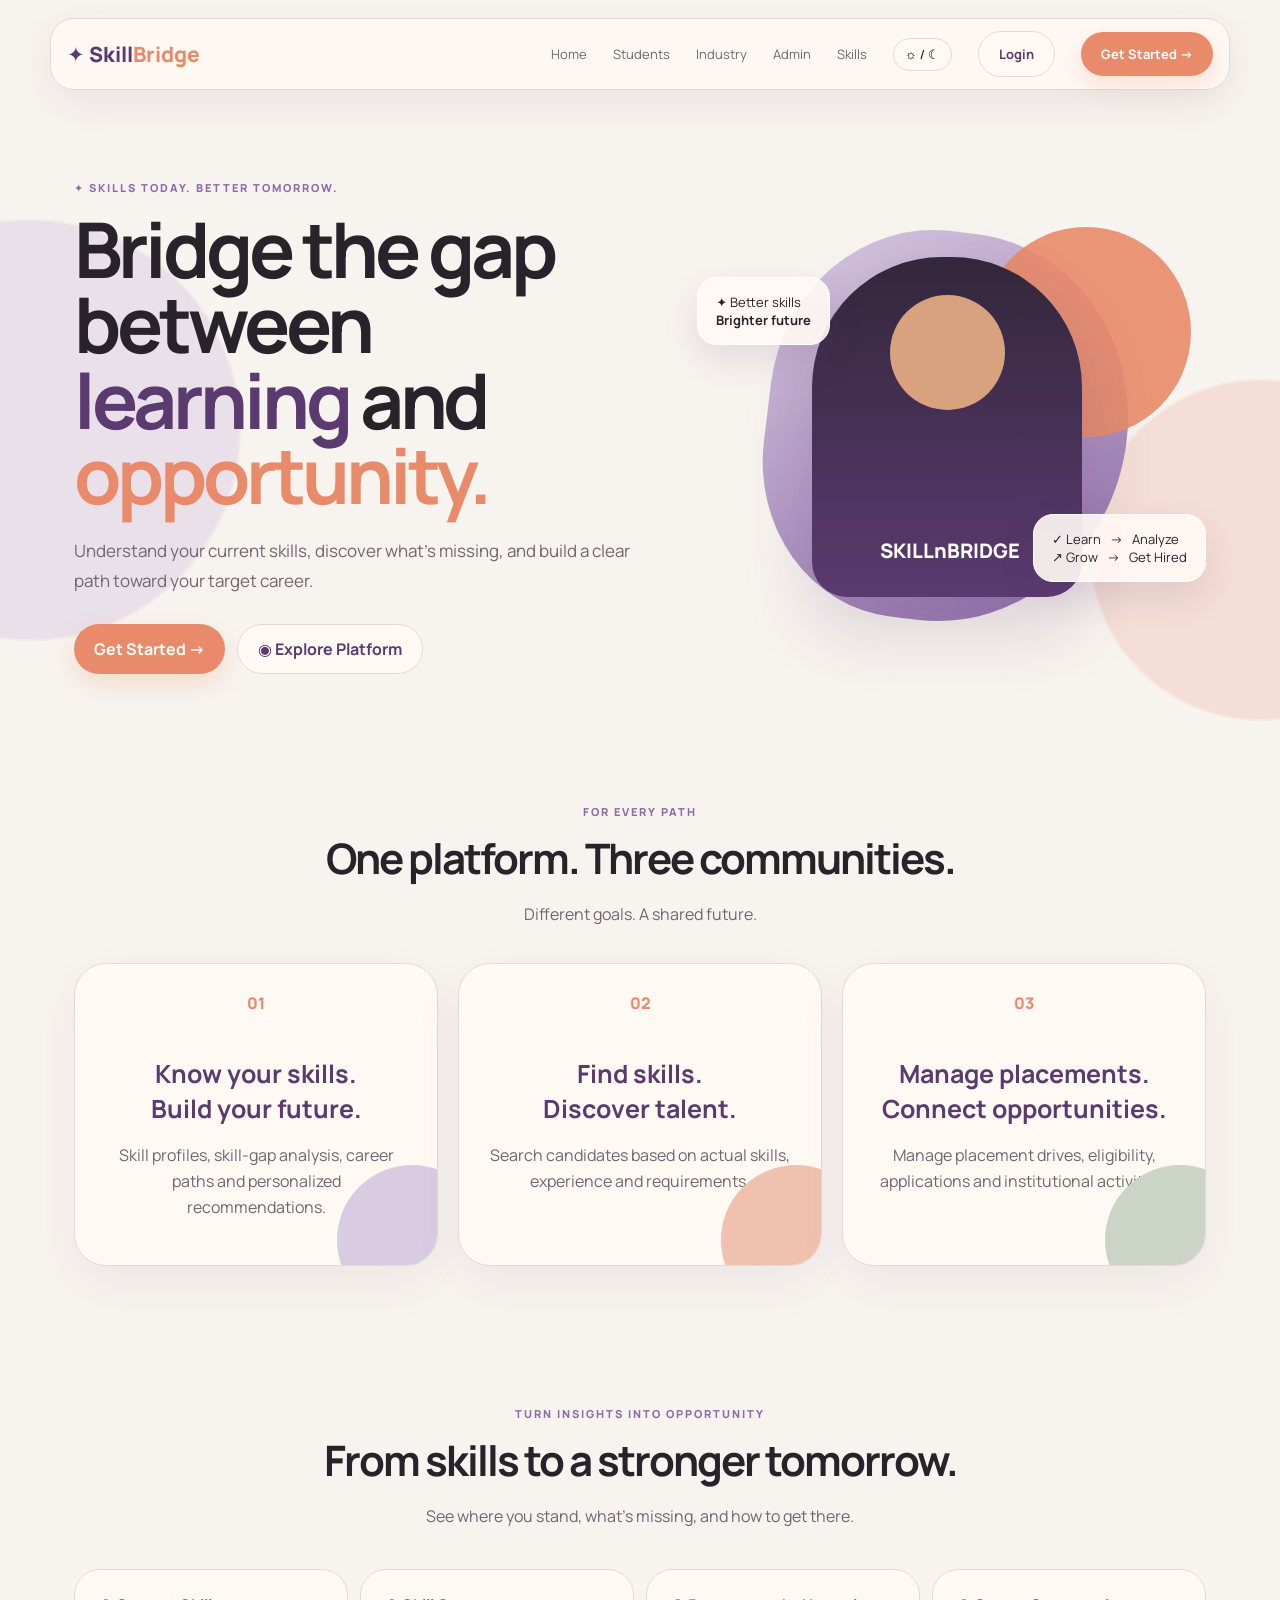
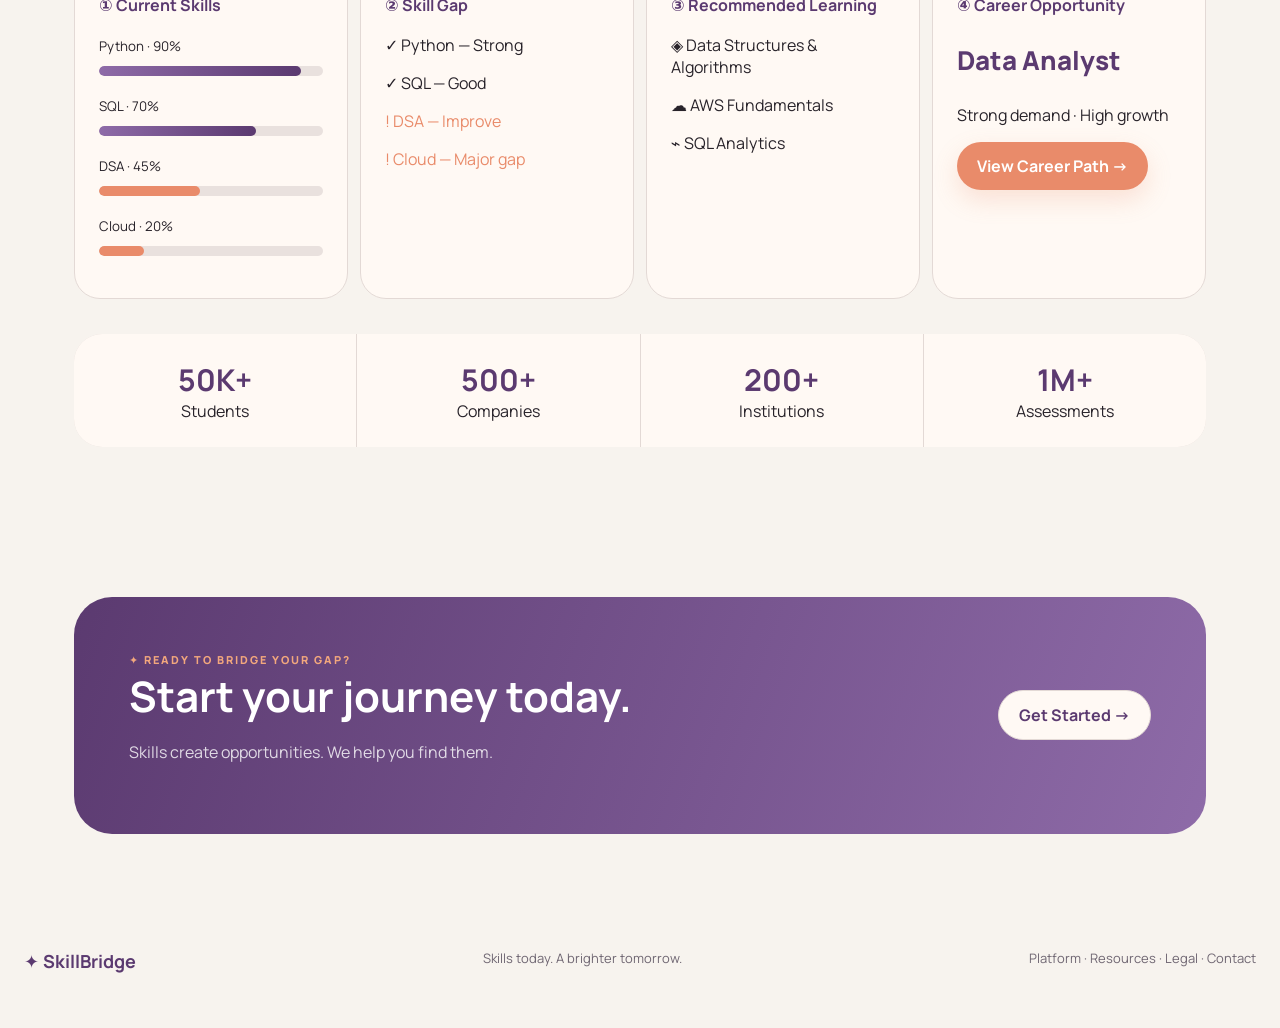
<file: frontend/index.html>
<!doctype html>
<html lang="en">
<head>
<meta charset="utf-8">
<meta name="viewport" content="width=device-width,initial-scale=1">
<title>SkillBridge — UI Preview</title>
<style>
@import url('https://fonts.googleapis.com/css2?family=Manrope:wght@400;500;600;700;800&display=swap');
:root{
 --bg:#f7f3ee;--surface:#fff9f4;--plum:#5b3a70;--mauve:#8e6ba8;--coral:#e98b6a;
 --beige:#e8ddd4;--sage:#a8b5a0;--text:#28232a;--muted:#6f6672;--border:#e3d9d5;
}
*{box-sizing:border-box}html{scroll-behavior:smooth}body{margin:0;background:var(--bg);color:var(--text);font-family:Manrope,system-ui,sans-serif}
body:before,body:after{content:"";position:fixed;z-index:-1;border-radius:50%;filter:blur(1px);opacity:.45}
body:before{width:420px;height:420px;background:#d9cbe2;left:-180px;top:220px}
body:after{width:340px;height:340px;background:#f2c6b7;right:-150px;bottom:180px}
.nav{position:sticky;top:18px;z-index:10;width:min(1180px,calc(100% - 32px));margin:18px auto 0;padding:12px 16px;border:1px solid var(--border);border-radius:24px;background:#fff9f4cc;backdrop-filter:blur(18px);box-shadow:0 12px 40px #5b3a7015;display:flex;align-items:center;gap:26px}
.logo{font-size:21px;font-weight:800;color:var(--plum);margin-right:auto}.logo span{color:var(--coral)}
.nav a{font-size:13px;color:var(--muted);text-decoration:none}.nav a:hover{color:var(--plum)}
.theme{border:1px solid var(--border);background:#fff9f4;border-radius:99px;padding:8px 11px;cursor:pointer}
.btn{display:inline-flex;align-items:center;gap:8px;border:0;border-radius:999px;padding:13px 20px;font-weight:700;text-decoration:none;cursor:pointer;transition:.25s}
.btn.primary{background:var(--coral);color:white;box-shadow:0 10px 24px #e98b6a38}.btn.secondary{background:#fff9f4;color:var(--plum);border:1px solid var(--border)}
.btn:hover{transform:translateY(-3px)}
main{max-width:1180px;margin:auto}.hero{min-height:610px;display:grid;grid-template-columns:1.05fr .95fr;align-items:center;gap:40px;padding:90px 24px 60px}
.eyebrow{color:var(--mauve);font-size:11px;letter-spacing:2px;font-weight:800}.hero h1{font-size:clamp(48px,6vw,78px);line-height:.98;letter-spacing:-4px;margin:16px 0 24px}.hero h1 .p{color:var(--plum)}.hero h1 .c{color:var(--coral)}
.hero p{font-size:17px;line-height:1.75;color:var(--muted);max-width:590px}.actions{display:flex;gap:12px;margin-top:28px}.hero-art{height:450px;position:relative;display:grid;place-items:center}
.blob{width:360px;height:390px;border-radius:48% 52% 56% 44%;background:linear-gradient(145deg,#d9cbe2,#8e6ba8);transform:rotate(7deg);position:absolute}
.blob2{width:210px;height:210px;border-radius:50%;background:#e98b6a;position:absolute;right:15px;top:25px;opacity:.9}.person{width:270px;height:340px;border-radius:130px 130px 35px 35px;background:linear-gradient(#33273b,#5b3a70);position:relative;z-index:2;box-shadow:0 30px 70px #5b3a7030}
.person:before{content:"";position:absolute;width:115px;height:115px;border-radius:50%;background:#d9a27f;left:78px;top:38px}.person:after{content:"SKILL\nBRIDGE";white-space:pre;position:absolute;left:68px;bottom:35px;color:#fff;font-size:20px;font-weight:800;line-height:1.1}
.float{position:absolute;background:#fff9f4e8;border:1px solid #fff;box-shadow:0 15px 35px #5b3a7020;border-radius:20px;padding:15px 18px;font-size:13px;z-index:3}.f1{left:10px;top:75px}.f2{right:0;bottom:70px}.section{padding:70px 24px}.center{text-align:center}.section h2{font-size:42px;letter-spacing:-2px;margin:10px 0}.sub{color:var(--muted)}
.cards{display:grid;grid-template-columns:repeat(3,1fr);gap:20px;margin-top:38px}.card{min-height:260px;padding:28px;border:1px solid var(--border);border-radius:32px;background:var(--surface);box-shadow:0 18px 50px #5b3a7010;transition:.3s;position:relative;overflow:hidden}.card:hover{transform:translateY(-8px);box-shadow:0 28px 60px #5b3a7020}.num{color:var(--coral);font-weight:800}.card h3{font-size:25px;margin:42px 0 10px;color:var(--plum)}.card p{color:var(--muted);line-height:1.65}.orb{position:absolute;width:150px;height:150px;border-radius:50%;right:-50px;bottom:-50px;background:#d9cbe2}.card:nth-child(2) .orb{background:#f1c1b0}.card:nth-child(3) .orb{background:#cbd4c6}
.flow{margin-top:42px;display:grid;grid-template-columns:repeat(4,1fr);gap:12px;align-items:stretch}.flowcard{padding:24px;border-radius:26px;background:#fff9f4;border:1px solid var(--border)}.flowcard h4{color:var(--plum);margin:0 0 18px}.bar{height:10px;background:#e9e1de;border-radius:99px;overflow:hidden;margin:10px 0 18px}.bar i{display:block;height:100%;border-radius:99px;background:linear-gradient(90deg,var(--mauve),var(--plum));animation:grow 1.2s ease both}.bar.coral i{background:var(--coral)}@keyframes grow{from{width:0}}
.stats{display:grid;grid-template-columns:repeat(4,1fr);gap:1px;background:var(--border);border-radius:28px;overflow:hidden;margin-top:35px}.stat{padding:25px;text-align:center;background:#fff9f4}.stat b{display:block;font-size:30px;color:var(--plum)}.cta{margin:80px 24px;padding:55px;border-radius:38px;background:linear-gradient(110deg,#5b3a70,#8e6ba8);color:white;display:flex;align-items:center;justify-content:space-between;gap:30px;overflow:hidden}.cta h2{font-size:42px;margin:0 0 10px}.cta p{opacity:.8}.footer{padding:35px 24px 55px;display:flex;justify-content:space-between;color:var(--muted);font-size:13px}
.dark{--bg:#151219;--surface:#211b24;--plum:#b794c7;--mauve:#9a7fb3;--coral:#f2a77d;--beige:#cbb9ad;--sage:#8fa58b;--text:#f7f1f5;--muted:#b9afba;--border:#3b323f}
.dark .nav,.dark .theme,.dark .btn.secondary,.dark .float,.dark .flowcard,.dark .stat{background:#211b24dd}.dark .nav{border-color:var(--border)}.dark .card{background:#211b24}.dark .stats{background:var(--border)}.dark .cta{background:linear-gradient(110deg,#35233e,#5b3a70)}
@media(max-width:800px){.nav a{display:none}.hero{grid-template-columns:1fr;padding-top:65px}.hero-art{height:380px}.cards,.flow{grid-template-columns:1fr}.stats{grid-template-columns:1fr 1fr}.cta{margin:50px 24px;display:block}.cta .btn{margin-top:20px}.footer{display:block}.footer div{margin-top:10px}}
</style>
</head>
<body>
<nav class="nav">
  <div class="logo">✦ Skill<span>Bridge</span></div>
  <a href="#home">Home</a><a href="/pages/student/dashboard.html">Students</a><a href="/pages/industry/jobs.html">Industry</a><a href="/pages/admin/dashboard.html">Admin</a><a href="#skills">Skills</a>
  <button class="theme" onclick="document.body.classList.toggle('dark')">☼ / ☾</button>
  <a class="btn secondary" href="/login">Login</a><a class="btn primary" href="/register">Get Started →</a>
</nav>
<main>
<section class="hero" id="home">
  <div>
    <div class="eyebrow">✦ SKILLS TODAY. BETTER TOMORROW.</div>
    <h1>Bridge the gap between <span class="p">learning</span> and <span class="c">opportunity.</span></h1>
    <p>Understand your current skills, discover what's missing, and build a clear path toward your target career.</p>
    <div class="actions"><a class="btn primary" href="/register">Get Started →</a><a class="btn secondary" href="#skills">◉ Explore Platform</a></div>
  </div>
  <div class="hero-art"><div class="blob"></div><div class="blob2"></div><div class="person"></div><div class="float f1">✦ Better skills<br><b>Brighter future</b></div><div class="float f2">✓ Learn &nbsp; → &nbsp; Analyze<br>↗ Grow &nbsp; → &nbsp; Get Hired</div></div>
</section>

<section class="section center" id="paths">
  <div class="eyebrow">FOR EVERY PATH</div><h2>One platform. Three communities.</h2><p class="sub">Different goals. A shared future.</p>
  <div class="cards">
    <article class="card"><div class="num">01</div><h3>Know your skills.<br>Build your future.</h3><p>Skill profiles, skill-gap analysis, career paths and personalized recommendations.</p><div class="orb"></div></article>
    <article class="card"><div class="num">02</div><h3>Find skills.<br>Discover talent.</h3><p>Search candidates based on actual skills, experience and requirements.</p><div class="orb"></div></article>
    <article class="card"><div class="num">03</div><h3>Manage placements.<br>Connect opportunities.</h3><p>Manage placement drives, eligibility, applications and institutional activities.</p><div class="orb"></div></article>
  </div>
</section>

<section class="section" id="skills">
  <div class="center"><div class="eyebrow">TURN INSIGHTS INTO OPPORTUNITY</div><h2>From skills to a stronger tomorrow.</h2><p class="sub">See where you stand, what's missing, and how to get there.</p></div>
  <div class="flow">
    <div class="flowcard"><h4>① Current Skills</h4><small>Python · 90%</small><div class="bar"><i style="width:90%"></i></div><small>SQL · 70%</small><div class="bar"><i style="width:70%"></i></div><small>DSA · 45%</small><div class="bar coral"><i style="width:45%"></i></div><small>Cloud · 20%</small><div class="bar coral"><i style="width:20%"></i></div></div>
    <div class="flowcard"><h4>② Skill Gap</h4><p>✓ Python — Strong</p><p>✓ SQL — Good</p><p style="color:var(--coral)">! DSA — Improve</p><p style="color:var(--coral)">! Cloud — Major gap</p></div>
    <div class="flowcard"><h4>③ Recommended Learning</h4><p>◈ Data Structures & Algorithms</p><p>☁ AWS Fundamentals</p><p>⌁ SQL Analytics</p></div>
    <div class="flowcard"><h4>④ Career Opportunity</h4><p style="font-size:26px;color:var(--plum);font-weight:800">Data Analyst</p><p>Strong demand · High growth</p><a class="btn primary" href="/pages/student/why-not-selected.html">View Career Path →</a></div>
  </div>
  <div class="stats"><div class="stat"><b>50K+</b>Students</div><div class="stat"><b>500+</b>Companies</div><div class="stat"><b>200+</b>Institutions</div><div class="stat"><b>1M+</b>Assessments</div></div>
</section>

<section class="cta"><div><div class="eyebrow" style="color:#f2a77d">✦ READY TO BRIDGE YOUR GAP?</div><h2>Start your journey today.</h2><p>Skills create opportunities. We help you find them.</p></div><a class="btn secondary" href="/register">Get Started →</a></section>
</main>
<footer class="footer"><b style="color:var(--plum);font-size:18px">✦ SkillBridge</b><span>Skills today. A brighter tomorrow.</span><span>Platform · Resources · Legal · Contact</span></footer>
</body>
</html>
</file>
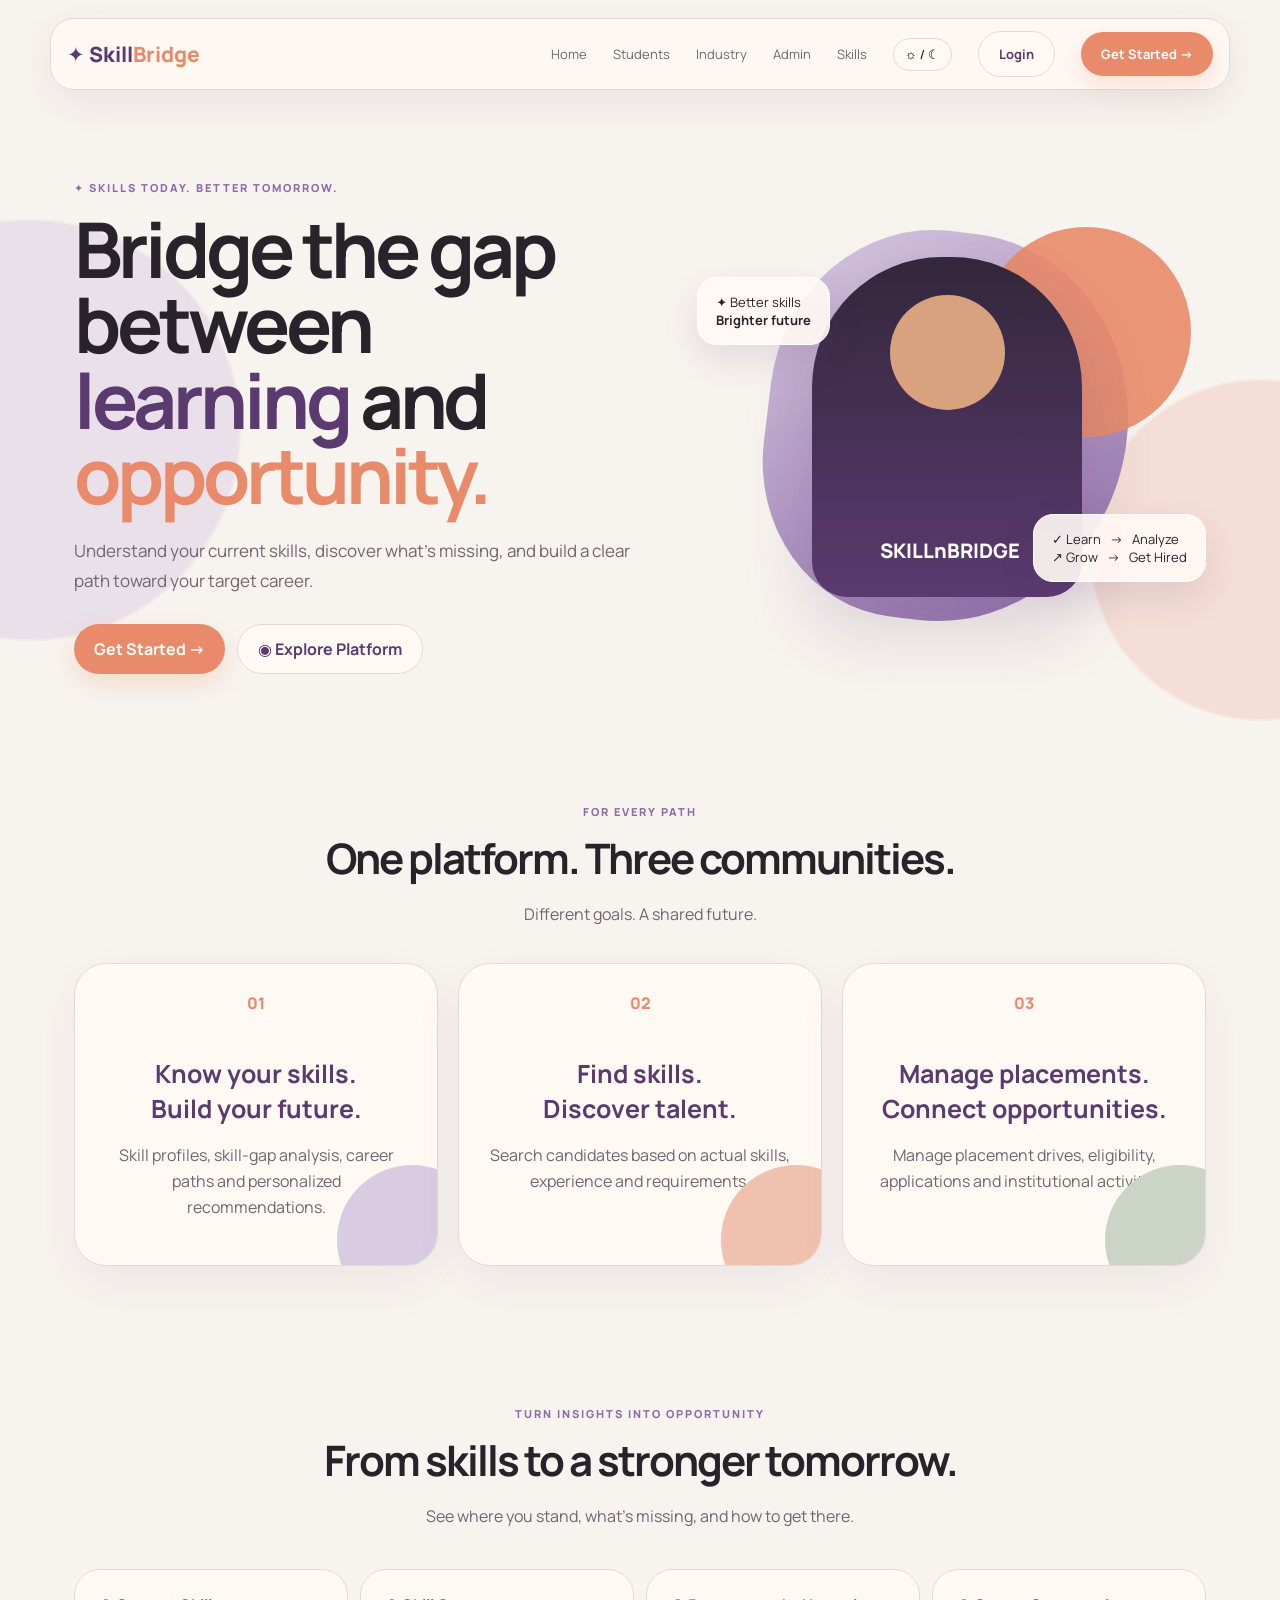
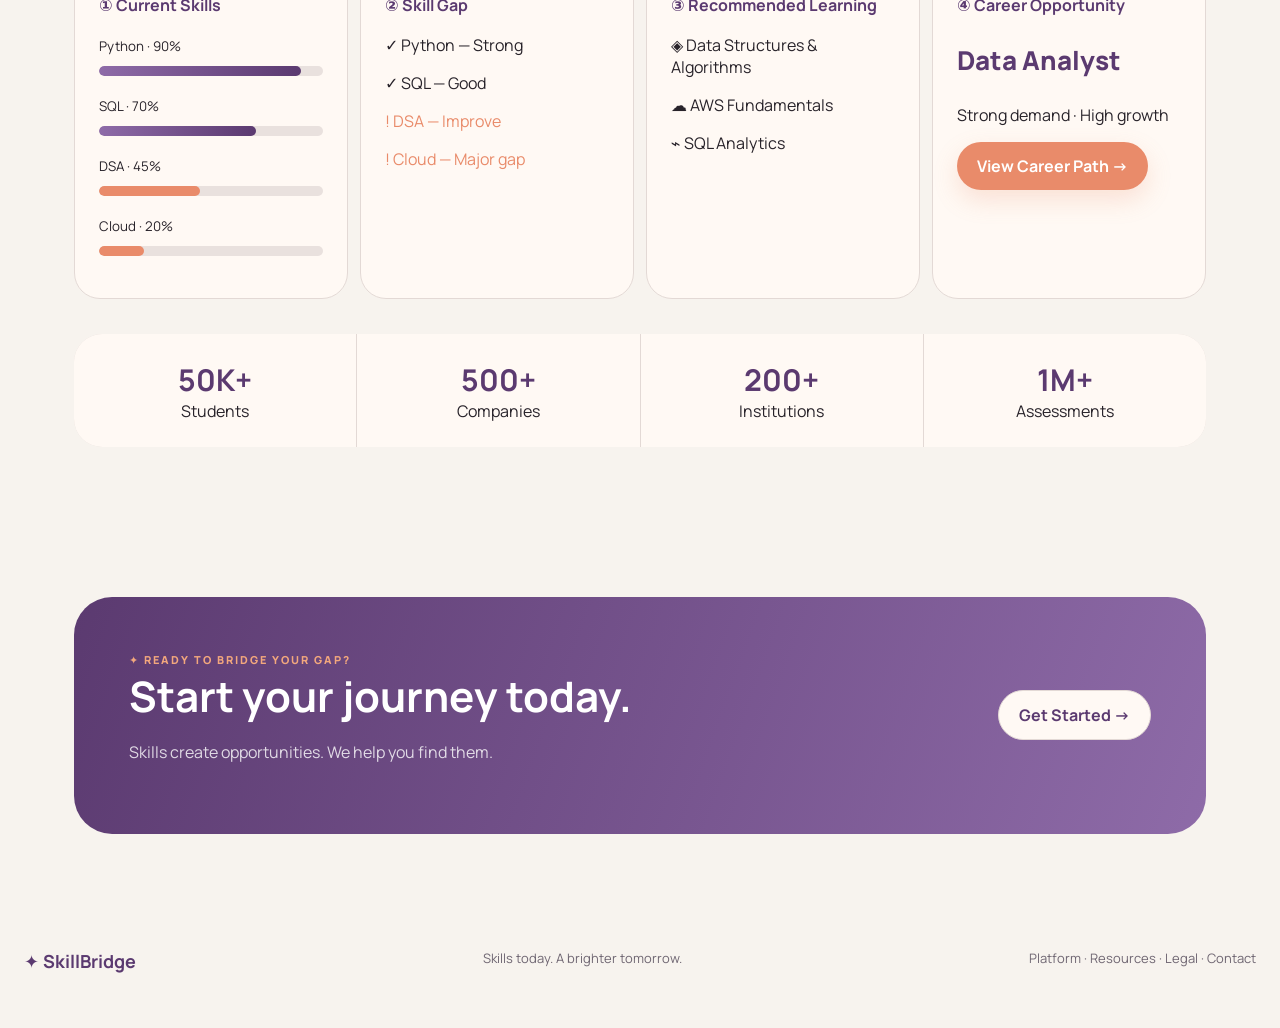
<file: frontend/new_landing_page/skillbridge_preview.html>
<!doctype html>
<html lang="en">
<head>
<meta charset="utf-8">
<meta name="viewport" content="width=device-width,initial-scale=1">
<title>SkillBridge — UI Preview</title>
<style>
@import url('https://fonts.googleapis.com/css2?family=Manrope:wght@400;500;600;700;800&display=swap');
:root{
 --bg:#f7f3ee;--surface:#fff9f4;--plum:#5b3a70;--mauve:#8e6ba8;--coral:#e98b6a;
 --beige:#e8ddd4;--sage:#a8b5a0;--text:#28232a;--muted:#6f6672;--border:#e3d9d5;
}
*{box-sizing:border-box}html{scroll-behavior:smooth}body{margin:0;background:var(--bg);color:var(--text);font-family:Manrope,system-ui,sans-serif}
body:before,body:after{content:"";position:fixed;z-index:-1;border-radius:50%;filter:blur(1px);opacity:.45}
body:before{width:420px;height:420px;background:#d9cbe2;left:-180px;top:220px}
body:after{width:340px;height:340px;background:#f2c6b7;right:-150px;bottom:180px}
.nav{position:sticky;top:18px;z-index:10;width:min(1180px,calc(100% - 32px));margin:18px auto 0;padding:12px 16px;border:1px solid var(--border);border-radius:24px;background:#fff9f4cc;backdrop-filter:blur(18px);box-shadow:0 12px 40px #5b3a7015;display:flex;align-items:center;gap:26px}
.logo{font-size:21px;font-weight:800;color:var(--plum);margin-right:auto}.logo span{color:var(--coral)}
.nav a{font-size:13px;color:var(--muted);text-decoration:none}.nav a:hover{color:var(--plum)}
.theme{border:1px solid var(--border);background:#fff9f4;border-radius:99px;padding:8px 11px;cursor:pointer}
.btn{display:inline-flex;align-items:center;gap:8px;border:0;border-radius:999px;padding:13px 20px;font-weight:700;text-decoration:none;cursor:pointer;transition:.25s}
.btn.primary{background:var(--coral);color:white;box-shadow:0 10px 24px #e98b6a38}.btn.secondary{background:#fff9f4;color:var(--plum);border:1px solid var(--border)}
.btn:hover{transform:translateY(-3px)}
main{max-width:1180px;margin:auto}.hero{min-height:610px;display:grid;grid-template-columns:1.05fr .95fr;align-items:center;gap:40px;padding:90px 24px 60px}
.eyebrow{color:var(--mauve);font-size:11px;letter-spacing:2px;font-weight:800}.hero h1{font-size:clamp(48px,6vw,78px);line-height:.98;letter-spacing:-4px;margin:16px 0 24px}.hero h1 .p{color:var(--plum)}.hero h1 .c{color:var(--coral)}
.hero p{font-size:17px;line-height:1.75;color:var(--muted);max-width:590px}.actions{display:flex;gap:12px;margin-top:28px}.hero-art{height:450px;position:relative;display:grid;place-items:center}
.blob{width:360px;height:390px;border-radius:48% 52% 56% 44%;background:linear-gradient(145deg,#d9cbe2,#8e6ba8);transform:rotate(7deg);position:absolute}
.blob2{width:210px;height:210px;border-radius:50%;background:#e98b6a;position:absolute;right:15px;top:25px;opacity:.9}.person{width:270px;height:340px;border-radius:130px 130px 35px 35px;background:linear-gradient(#33273b,#5b3a70);position:relative;z-index:2;box-shadow:0 30px 70px #5b3a7030}
.person:before{content:"";position:absolute;width:115px;height:115px;border-radius:50%;background:#d9a27f;left:78px;top:38px}.person:after{content:"SKILL\nBRIDGE";white-space:pre;position:absolute;left:68px;bottom:35px;color:#fff;font-size:20px;font-weight:800;line-height:1.1}
.float{position:absolute;background:#fff9f4e8;border:1px solid #fff;box-shadow:0 15px 35px #5b3a7020;border-radius:20px;padding:15px 18px;font-size:13px;z-index:3}.f1{left:10px;top:75px}.f2{right:0;bottom:70px}.section{padding:70px 24px}.center{text-align:center}.section h2{font-size:42px;letter-spacing:-2px;margin:10px 0}.sub{color:var(--muted)}
.cards{display:grid;grid-template-columns:repeat(3,1fr);gap:20px;margin-top:38px}.card{min-height:260px;padding:28px;border:1px solid var(--border);border-radius:32px;background:var(--surface);box-shadow:0 18px 50px #5b3a7010;transition:.3s;position:relative;overflow:hidden}.card:hover{transform:translateY(-8px);box-shadow:0 28px 60px #5b3a7020}.num{color:var(--coral);font-weight:800}.card h3{font-size:25px;margin:42px 0 10px;color:var(--plum)}.card p{color:var(--muted);line-height:1.65}.orb{position:absolute;width:150px;height:150px;border-radius:50%;right:-50px;bottom:-50px;background:#d9cbe2}.card:nth-child(2) .orb{background:#f1c1b0}.card:nth-child(3) .orb{background:#cbd4c6}
.flow{margin-top:42px;display:grid;grid-template-columns:repeat(4,1fr);gap:12px;align-items:stretch}.flowcard{padding:24px;border-radius:26px;background:#fff9f4;border:1px solid var(--border)}.flowcard h4{color:var(--plum);margin:0 0 18px}.bar{height:10px;background:#e9e1de;border-radius:99px;overflow:hidden;margin:10px 0 18px}.bar i{display:block;height:100%;border-radius:99px;background:linear-gradient(90deg,var(--mauve),var(--plum));animation:grow 1.2s ease both}.bar.coral i{background:var(--coral)}@keyframes grow{from{width:0}}
.stats{display:grid;grid-template-columns:repeat(4,1fr);gap:1px;background:var(--border);border-radius:28px;overflow:hidden;margin-top:35px}.stat{padding:25px;text-align:center;background:#fff9f4}.stat b{display:block;font-size:30px;color:var(--plum)}.cta{margin:80px 24px;padding:55px;border-radius:38px;background:linear-gradient(110deg,#5b3a70,#8e6ba8);color:white;display:flex;align-items:center;justify-content:space-between;gap:30px;overflow:hidden}.cta h2{font-size:42px;margin:0 0 10px}.cta p{opacity:.8}.footer{padding:35px 24px 55px;display:flex;justify-content:space-between;color:var(--muted);font-size:13px}
.dark{--bg:#151219;--surface:#211b24;--plum:#b794c7;--mauve:#9a7fb3;--coral:#f2a77d;--beige:#cbb9ad;--sage:#8fa58b;--text:#f7f1f5;--muted:#b9afba;--border:#3b323f}
.dark .nav,.dark .theme,.dark .btn.secondary,.dark .float,.dark .flowcard,.dark .stat{background:#211b24dd}.dark .nav{border-color:var(--border)}.dark .card{background:#211b24}.dark .stats{background:var(--border)}.dark .cta{background:linear-gradient(110deg,#35233e,#5b3a70)}
@media(max-width:800px){.nav a{display:none}.hero{grid-template-columns:1fr;padding-top:65px}.hero-art{height:380px}.cards,.flow{grid-template-columns:1fr}.stats{grid-template-columns:1fr 1fr}.cta{margin:50px 24px;display:block}.cta .btn{margin-top:20px}.footer{display:block}.footer div{margin-top:10px}}
</style>
</head>
<body>
<nav class="nav">
  <div class="logo">✦ Skill<span>Bridge</span></div>
  <a href="#home">Home</a><a href="#paths">Students</a><a href="#paths">Industry</a><a href="#paths">Admin</a><a href="#skills">Skills</a>
  <button class="theme" onclick="document.body.classList.toggle('dark')">☼ / ☾</button>
  <a class="btn secondary" href="#">Login</a><a class="btn primary" href="#paths">Get Started →</a>
</nav>
<main>
<section class="hero" id="home">
  <div>
    <div class="eyebrow">✦ SKILLS TODAY. BETTER TOMORROW.</div>
    <h1>Bridge the gap between <span class="p">learning</span> and <span class="c">opportunity.</span></h1>
    <p>Understand your current skills, discover what's missing, and build a clear path toward your target career.</p>
    <div class="actions"><a class="btn primary" href="#paths">Get Started →</a><a class="btn secondary" href="#skills">◉ Explore Platform</a></div>
  </div>
  <div class="hero-art"><div class="blob"></div><div class="blob2"></div><div class="person"></div><div class="float f1">✦ Better skills<br><b>Brighter future</b></div><div class="float f2">✓ Learn &nbsp; → &nbsp; Analyze<br>↗ Grow &nbsp; → &nbsp; Get Hired</div></div>
</section>

<section class="section center" id="paths">
  <div class="eyebrow">FOR EVERY PATH</div><h2>One platform. Three communities.</h2><p class="sub">Different goals. A shared future.</p>
  <div class="cards">
    <article class="card"><div class="num">01</div><h3>Know your skills.<br>Build your future.</h3><p>Skill profiles, skill-gap analysis, career paths and personalized recommendations.</p><div class="orb"></div></article>
    <article class="card"><div class="num">02</div><h3>Find skills.<br>Discover talent.</h3><p>Search candidates based on actual skills, experience and requirements.</p><div class="orb"></div></article>
    <article class="card"><div class="num">03</div><h3>Manage placements.<br>Connect opportunities.</h3><p>Manage placement drives, eligibility, applications and institutional activities.</p><div class="orb"></div></article>
  </div>
</section>

<section class="section" id="skills">
  <div class="center"><div class="eyebrow">TURN INSIGHTS INTO OPPORTUNITY</div><h2>From skills to a stronger tomorrow.</h2><p class="sub">See where you stand, what's missing, and how to get there.</p></div>
  <div class="flow">
    <div class="flowcard"><h4>① Current Skills</h4><small>Python · 90%</small><div class="bar"><i style="width:90%"></i></div><small>SQL · 70%</small><div class="bar"><i style="width:70%"></i></div><small>DSA · 45%</small><div class="bar coral"><i style="width:45%"></i></div><small>Cloud · 20%</small><div class="bar coral"><i style="width:20%"></i></div></div>
    <div class="flowcard"><h4>② Skill Gap</h4><p>✓ Python — Strong</p><p>✓ SQL — Good</p><p style="color:var(--coral)">! DSA — Improve</p><p style="color:var(--coral)">! Cloud — Major gap</p></div>
    <div class="flowcard"><h4>③ Recommended Learning</h4><p>◈ Data Structures & Algorithms</p><p>☁ AWS Fundamentals</p><p>⌁ SQL Analytics</p></div>
    <div class="flowcard"><h4>④ Career Opportunity</h4><p style="font-size:26px;color:var(--plum);font-weight:800">Data Analyst</p><p>Strong demand · High growth</p><a class="btn primary" href="#">View Career Path →</a></div>
  </div>
  <div class="stats"><div class="stat"><b>50K+</b>Students</div><div class="stat"><b>500+</b>Companies</div><div class="stat"><b>200+</b>Institutions</div><div class="stat"><b>1M+</b>Assessments</div></div>
</section>

<section class="cta"><div><div class="eyebrow" style="color:#f2a77d">✦ READY TO BRIDGE YOUR GAP?</div><h2>Start your journey today.</h2><p>Skills create opportunities. We help you find them.</p></div><a class="btn secondary" href="#">Get Started →</a></section>
</main>
<footer class="footer"><b style="color:var(--plum);font-size:18px">✦ SkillBridge</b><span>Skills today. A brighter tomorrow.</span><span>Platform · Resources · Legal · Contact</span></footer>
</body>
</html>
</file>
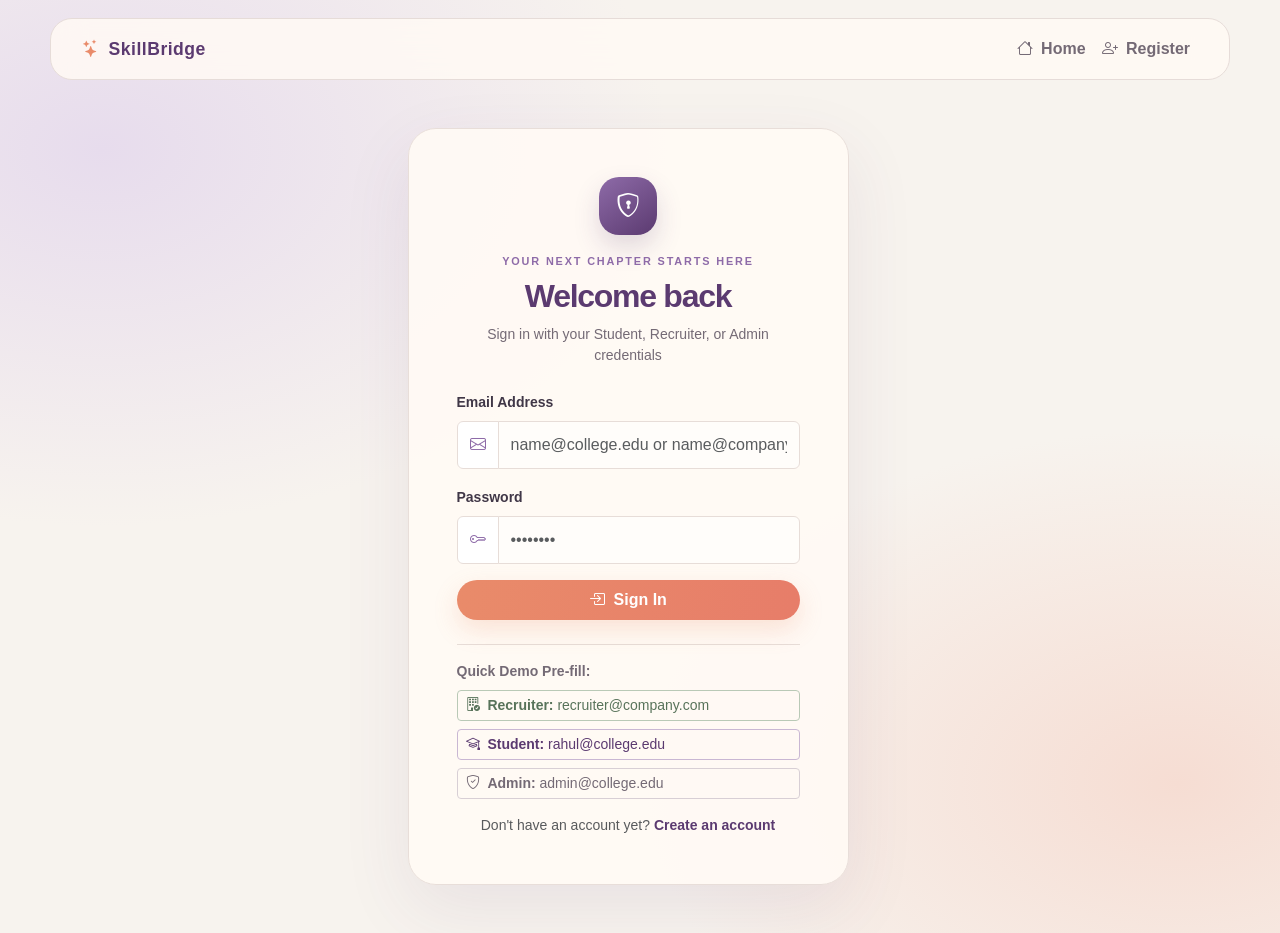
<file: frontend/pages/login.html>
<!DOCTYPE html>
<html lang="en">
<head>
    <meta charset="UTF-8">
    <meta name="viewport" content="width=device-width, initial-scale=1.0">
    <title>Sign In - College Placement & Career Development Platform</title>
    <!-- Bootstrap 5 CSS -->
    <link href="https://cdn.jsdelivr.net/npm/bootstrap@5.3.3/dist/css/bootstrap.min.css" rel="stylesheet">
    <!-- Bootstrap Icons -->
    <link href="https://cdn.jsdelivr.net/npm/bootstrap-icons@1.11.3/font/bootstrap-icons.css" rel="stylesheet">
    <link rel="stylesheet" href="../css/style.css">
    <style>
        :root { --auth-bg:#f7f3ee; --auth-surface:#fffaf6; --auth-plum:#5b3a70; --auth-mauve:#8e6ba8; --auth-coral:#e98b6a; --auth-muted:#746a75; --auth-border:#e7ddd8; }
        body.auth-page { color:#28232a; background:radial-gradient(ellipse at 8% 16%,#e7dced 0,transparent 34%),radial-gradient(ellipse at 92% 84%,#f6ddd3 0,transparent 32%),var(--auth-bg)!important; }
        .auth-nav { width:min(1180px,calc(100% - 32px)); margin:18px auto 0; padding:10px 18px; border:1px solid #e6dcd8; border-radius:22px; background:#fffaf4dc!important; backdrop-filter:blur(16px); }
        .auth-nav .navbar-brand { color:var(--auth-plum)!important; font-size:1.1rem; }
        .auth-nav .navbar-brand i { color:var(--auth-coral); }
        .auth-nav .nav-link { color:var(--auth-muted)!important; font-weight:600; }
        .auth-nav .nav-link:hover { color:var(--auth-plum)!important; }
        .auth-main { flex:1; display:flex; align-items:center; }
        .auth-main > .row { width:100%; }
        .auth-card { overflow:hidden; border:1px solid #e8ded9!important; border-radius:28px!important; background:#fffaf5ed; box-shadow:0 24px 70px #5b3a7017!important; }
        .auth-card .card-body { padding:clamp(1.5rem,5vw,3rem)!important; }
        .auth-mark { display:grid; place-items:center; width:58px; height:58px; margin:0 auto 18px; border-radius:20px; color:#fff; background:linear-gradient(145deg,var(--auth-mauve),var(--auth-plum)); box-shadow:0 12px 26px #5b3a702e; font-size:1.5rem; }
        .auth-eyebrow { color:var(--auth-mauve); font-size:.68rem; letter-spacing:.17em; font-weight:800; }
        .auth-card h1 { color:var(--auth-plum); letter-spacing:-.04em; }
        .auth-card p { color:var(--auth-muted)!important; }
        .auth-card .form-label { color:#403747; }
        .auth-card .input-group-text,.auth-card .form-control { min-height:48px; border-color:var(--auth-border); background:#fffdfa; }
        .auth-card .input-group-text { color:var(--auth-mauve)!important; }
        .auth-card .form-control:focus { border-color:var(--auth-mauve); box-shadow:0 0 0 .22rem #8e6ba826; }
        .auth-primary { border:0!important; border-radius:999px!important; color:white!important; background:linear-gradient(100deg,var(--auth-coral),#e77d69)!important; box-shadow:0 10px 24px #e98b6a38; }
        .auth-primary:hover { transform:translateY(-1px); }
        .auth-card .btn-outline-primary { color:var(--auth-plum); border-color:#c9b7d3; }
        .auth-card .btn-outline-primary:hover { color:#fff; background:var(--auth-plum); border-color:var(--auth-plum); }
        .auth-card .btn-outline-success { color:#58735a; border-color:#b9c9b6; }
        .auth-card .btn-outline-secondary { color:#746a75; border-color:#d8cfd5; }
        .auth-card a:not(.btn) { color:var(--auth-plum)!important; }
        .auth-card .border-top { border-color:var(--auth-border)!important; }
        @media(max-width:575px) { .auth-nav { margin-top:10px; } .auth-main { align-items:flex-start; } }
    </style>
</head>
<body class="auth-page auth-login">

    <!-- Header Navigation -->
    <nav class="navbar navbar-expand-lg auth-nav">
        <div class="container">
            <a class="navbar-brand fw-bold" href="/">
                <i class="bi bi-stars me-2"></i>SkillBridge
            </a>
            <div class="navbar-nav ms-auto">
                <a class="nav-link" href="/"><i class="bi bi-house me-1"></i> Home</a>
                <a class="nav-link" href="/register"><i class="bi bi-person-plus me-1"></i> Register</a>
            </div>
        </div>
    </nav>

    <main class="container auth-main py-5">
        <div class="row justify-content-center">
            <div class="col-md-6 col-lg-5">
                <div class="card auth-card">
                    <div class="card-body p-4 p-md-5">
                        <div class="text-center mb-4">
                            <div class="auth-mark"><i class="bi bi-shield-lock"></i></div>
                            <div class="auth-eyebrow mb-2">YOUR NEXT CHAPTER STARTS HERE</div>
                            <h1 class="h2 fw-bold">Welcome back</h1>
                            <p class="text-muted small">Sign in with your Student, Recruiter, or Admin credentials</p>
                        </div>

                        <!-- Feedback Alert -->
                        <div id="alert-box" class="alert d-none small mb-3" role="alert"></div>

                        <!-- Login Form -->
                        <form id="login-form">
                            <div class="mb-3">
                                <label for="email" class="form-label fw-semibold small">Email Address</label>
                                <div class="input-group">
                                    <span class="input-group-text bg-white text-muted"><i class="bi bi-envelope"></i></span>
                                    <input type="email" class="form-control" id="email" required placeholder="name@college.edu or name@company.com">
                                </div>
                            </div>

                            <div class="mb-3">
                                <label for="password" class="form-label fw-semibold small">Password</label>
                                <div class="input-group">
                                    <span class="input-group-text bg-white text-muted"><i class="bi bi-key"></i></span>
                                    <input type="password" class="form-control" id="password" required placeholder="••••••••">
                                </div>
                            </div>

                            <button type="submit" id="submit-btn" class="btn auth-primary w-100 py-2 fw-semibold">
                                <i class="bi bi-box-arrow-in-right me-1"></i> Sign In
                            </button>
                        </form>

                        <!-- Quick Demo Shortcuts -->
                        <div class="mt-4 pt-3 border-top">
                            <p class="text-muted small fw-semibold mb-2">Quick Demo Pre-fill:</p>
                            <div class="d-grid gap-2">
                                <button type="button" id="prefill-recruiter" class="btn btn-outline-success btn-sm text-start">
                                    <i class="bi bi-building-check me-1"></i> <strong>Recruiter:</strong> recruiter@company.com
                                </button>
                                <button type="button" id="prefill-student" class="btn btn-outline-primary btn-sm text-start">
                                    <i class="bi bi-mortarboard me-1"></i> <strong>Student:</strong> rahul@college.edu
                                </button>
                                <button type="button" id="prefill-admin" class="btn btn-outline-secondary btn-sm text-start">
                                    <i class="bi bi-shield-check me-1"></i> <strong>Admin:</strong> admin@college.edu
                                </button>
                            </div>
                        </div>

                        <div class="text-center mt-3 small">
                            <span class="text-muted">Don't have an account yet?</span>
                            <a href="/register" class="fw-semibold text-decoration-none">Create an account</a>
                        </div>
                    </div>
                </div>

                <!-- Session Active Card (visible if logged in) -->
                <div id="session-card" class="card shadow-sm border-0 mt-4 d-none">
                    <div class="card-body p-3 bg-white rounded">
                        <div class="d-flex justify-content-between align-items-center">
                            <div>
                                <span class="badge bg-success me-2">Authenticated</span>
                                <span id="session-role" class="fw-bold small text-capitalize"></span>
                            </div>
                            <button id="logout-btn" class="btn btn-outline-danger btn-sm">
                                <i class="bi bi-box-arrow-left me-1"></i> Logout
                            </button>
                        </div>
                        <p id="session-email" class="small text-muted mb-0 mt-2"></p>
                    </div>
                </div>
            </div>
        </div>
    </main>

    <script type="module">
        import { API_BASE, setToken, setUser, getToken, getUser, removeToken } from '../js/auth.js';

        const form = document.getElementById("login-form");
        const alertBox = document.getElementById("alert-box");
        const submitBtn = document.getElementById("submit-btn");
        const prefillAdminBtn = document.getElementById("prefill-admin");
        const prefillRecruiterBtn = document.getElementById("prefill-recruiter");
        const prefillStudentBtn = document.getElementById("prefill-student");
        const sessionCard = document.getElementById("session-card");
        const sessionRole = document.getElementById("session-role");
        const sessionEmail = document.getElementById("session-email");
        const logoutBtn = document.getElementById("logout-btn");

        function checkExistingSession() {
            const token = getToken();
            const user = getUser();
            if (token && user) {
                sessionCard.classList.remove("d-none");
                sessionRole.textContent = `Role: ${user.role}`;
                sessionEmail.textContent = `Signed in as: ${user.email}`;
            } else {
                sessionCard.classList.add("d-none");
            }
        }

        if (prefillRecruiterBtn) {
            prefillRecruiterBtn.addEventListener("click", () => {
                document.getElementById("email").value = "recruiter@company.com";
                document.getElementById("password").value = "Recruiter@123";
            });
        }

        if (prefillStudentBtn) {
            prefillStudentBtn.addEventListener("click", () => {
                document.getElementById("email").value = "rahul@college.edu";
                document.getElementById("password").value = "Student@123";
            });
        }

        if (prefillAdminBtn) {
            prefillAdminBtn.addEventListener("click", () => {
                document.getElementById("email").value = "admin@college.edu";
                document.getElementById("password").value = "Admin@12345";
            });
        }

        logoutBtn.addEventListener("click", () => {
            removeToken();
            checkExistingSession();
            showAlert("Logged out successfully.", "info");
        });

        async function parseResponse(res) {
            const contentType = res.headers.get("content-type");
            if (contentType && contentType.includes("application/json")) {
                return await res.json();
            }
            const text = await res.text();
            throw new Error(`Server returned HTTP ${res.status} (non-JSON). Verify Flask backend is running on port 5000.`);
        }

        form.addEventListener("submit", async (e) => {
            e.preventDefault();
            alertBox.classList.add("d-none");
            submitBtn.disabled = true;
            submitBtn.innerHTML = '<span class="spinner-border spinner-border-sm me-2"></span>Signing In...';

            const payload = {
                email: document.getElementById("email").value.trim(),
                password: document.getElementById("password").value
            };

            try {
                const res = await fetch(`${API_BASE}/api/auth/login`, {
                    method: "POST",
                    headers: { "Content-Type": "application/json", "Accept": "application/json" },
                    body: JSON.stringify(payload)
                });

                const data = await parseResponse(res);

                if (res.ok) {
                    setToken(data.data.token);
                    setUser(data.data.user);
                    showAlert(`Login successful! Signed in as ${data.data.user.role.toUpperCase()}.`, "success");
                    checkExistingSession();
                    setTimeout(() => {
                        const role = data.data.user.role;
                        if (role === "student") {
                            window.location.href = "/student/dashboard";
                        } else if (role === "industry_expert" || role === "industry") {
                            window.location.href = "/recruiter/jobs";
                        } else if (role === "admin") {
                            window.location.href = "/admin/dashboard";
                        } else {
                            window.location.href = "/";
                        }
                    }, 1000);
                } else {
                    showAlert(data.message || "Invalid credentials.", "danger");
                }
            } catch (err) {
                showAlert(`Connection failed: ${err.message}. Make sure the Flask server is running.`, "danger");
            } finally {
                submitBtn.disabled = false;
                submitBtn.innerHTML = '<i class="bi bi-box-arrow-in-right me-1"></i> Sign In';
            }
        });

        function showAlert(msg, type) {
            alertBox.className = `alert alert-${type} small mb-3`;
            alertBox.textContent = msg;
            alertBox.classList.remove("d-none");
        }

        checkExistingSession();
    </script>
</body>
</html>
</file>
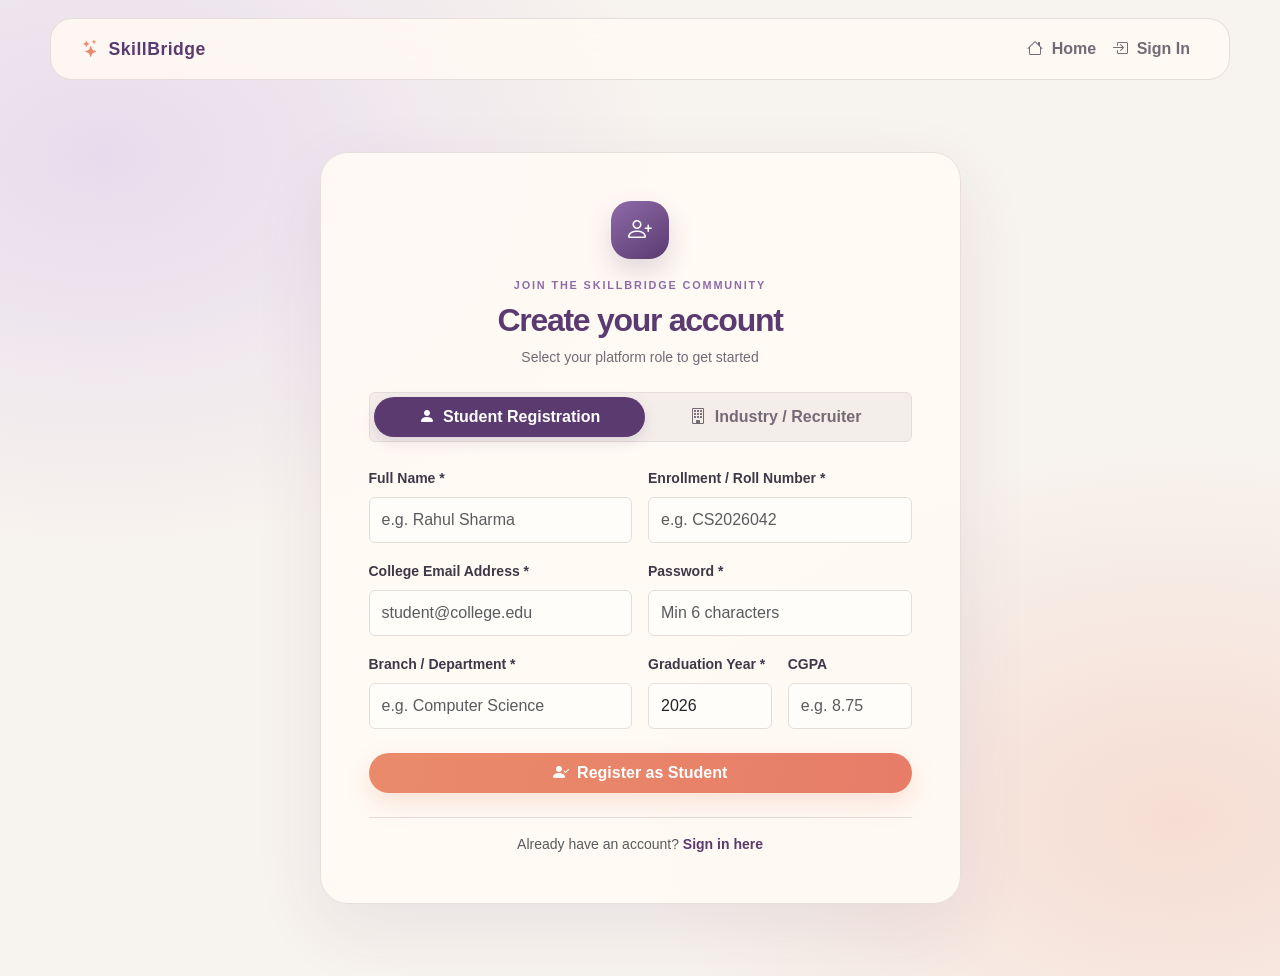
<file: frontend/pages/register.html>
<!DOCTYPE html>
<html lang="en">
<head>
    <meta charset="UTF-8">
    <meta name="viewport" content="width=device-width, initial-scale=1.0">
    <title>Create Account - College Placement & Career Development Platform</title>
    <!-- Bootstrap 5 CSS -->
    <link href="https://cdn.jsdelivr.net/npm/bootstrap@5.3.3/dist/css/bootstrap.min.css" rel="stylesheet">
    <!-- Bootstrap Icons -->
    <link href="https://cdn.jsdelivr.net/npm/bootstrap-icons@1.11.3/font/bootstrap-icons.css" rel="stylesheet">
    <link rel="stylesheet" href="../css/style.css">
    <style>
        :root { --auth-bg:#f7f3ee; --auth-surface:#fffaf6; --auth-plum:#5b3a70; --auth-mauve:#8e6ba8; --auth-coral:#e98b6a; --auth-muted:#746a75; --auth-border:#e7ddd8; }
        body.auth-page { color:#28232a; background:radial-gradient(ellipse at 8% 16%,#e7dced 0,transparent 34%),radial-gradient(ellipse at 92% 84%,#f6ddd3 0,transparent 32%),var(--auth-bg)!important; }
        .auth-nav { width:min(1180px,calc(100% - 32px)); margin:18px auto 0; padding:10px 18px; border:1px solid #e6dcd8; border-radius:22px; background:#fffaf4dc!important; backdrop-filter:blur(16px); }
        .auth-nav .navbar-brand { color:var(--auth-plum)!important; font-size:1.1rem; }
        .auth-nav .navbar-brand i { color:var(--auth-coral); }
        .auth-nav .nav-link { color:var(--auth-muted)!important; font-weight:600; }
        .auth-nav .nav-link:hover { color:var(--auth-plum)!important; }
        .auth-main { flex:1; }
        .auth-main > .row { min-height:calc(100vh - 100px); align-items:center; }
        .auth-card { overflow:hidden; border:1px solid #e8ded9!important; border-radius:28px!important; background:#fffaf5ed; box-shadow:0 24px 70px #5b3a7017!important; }
        .auth-card .card-body { padding:clamp(1.5rem,5vw,3rem)!important; }
        .auth-mark { display:grid; place-items:center; width:58px; height:58px; margin:0 auto 18px; border-radius:20px; color:#fff; background:linear-gradient(145deg,var(--auth-mauve),var(--auth-plum)); box-shadow:0 12px 26px #5b3a702e; font-size:1.5rem; }
        .auth-eyebrow { color:var(--auth-mauve); font-size:.68rem; letter-spacing:.17em; font-weight:800; }
        .auth-card h1 { color:var(--auth-plum); letter-spacing:-.04em; }
        .auth-card p { color:var(--auth-muted)!important; }
        .auth-card .form-label { color:#403747; }
        .auth-card .form-control { min-height:46px; border-color:var(--auth-border); background:#fffdfa; }
        .auth-card .form-control:focus { border-color:var(--auth-mauve); box-shadow:0 0 0 .22rem #8e6ba826; }
        .auth-primary { border:0!important; border-radius:999px!important; color:white!important; background:linear-gradient(100deg,var(--auth-coral),#e77d69)!important; box-shadow:0 10px 24px #e98b6a38; }
        .auth-card .btn-success { border:0; border-radius:999px; background:linear-gradient(100deg,var(--auth-plum),var(--auth-mauve)); }
        .auth-card .nav-pills { border:1px solid var(--auth-border)!important; background:#f4eeea!important; }
        .auth-card .nav-pills .nav-link { color:var(--auth-muted); border-radius:999px; }
        .auth-card .nav-pills .nav-link.active { color:#fff; background:var(--auth-plum); box-shadow:0 5px 14px #5b3a7026; }
        .auth-card .alert-warning { color:#674f3f; background:#fbf1e5; border-color:#f0ddc5; }
        .auth-card a:not(.btn) { color:var(--auth-plum)!important; }
        .auth-card .border-top { border-color:var(--auth-border)!important; }
        @media(max-width:575px) { .auth-nav { margin-top:10px; } }
    </style>
</head>
<body class="auth-page auth-register">

    <!-- Header Navigation -->
    <nav class="navbar navbar-expand-lg auth-nav">
        <div class="container">
            <a class="navbar-brand fw-bold" href="/">
                <i class="bi bi-stars me-2"></i>SkillBridge
            </a>
            <div class="navbar-nav ms-auto">
                <a class="nav-link" href="/"><i class="bi bi-house me-1"></i> Home</a>
                <a class="nav-link" href="/login"><i class="bi bi-box-arrow-in-right me-1"></i> Sign In</a>
            </div>
        </div>
    </nav>

    <main class="container auth-main py-5">
        <div class="row justify-content-center">
            <div class="col-lg-8 col-xl-7">
                <div class="card auth-card">
                    <div class="card-body p-4 p-md-5">
                        <div class="text-center mb-4">
                            <div class="auth-mark"><i class="bi bi-person-plus"></i></div>
                            <div class="auth-eyebrow mb-2">JOIN THE SKILLBRIDGE COMMUNITY</div>
                            <h1 class="h2 fw-bold">Create your account</h1>
                            <p class="text-muted small">Select your platform role to get started</p>
                        </div>

                        <!-- Feedback Alert -->
                        <div id="alert-box" class="alert d-none small mb-4" role="alert"></div>

                        <!-- Role Selection Tabs -->
                        <ul class="nav nav-pills nav-fill mb-4 p-1 bg-light rounded border" id="roleTabs" role="tablist">
                            <li class="nav-item" role="presentation">
                                <button class="nav-link active fw-semibold" id="student-tab" data-bs-toggle="pill" data-bs-target="#student-pane" type="button" role="tab">
                                    <i class="bi bi-person-fill me-1"></i> Student Registration
                                </button>
                            </li>
                            <li class="nav-item" role="presentation">
                                <button class="nav-link fw-semibold" id="industry-tab" data-bs-toggle="pill" data-bs-target="#industry-pane" type="button" role="tab">
                                    <i class="bi bi-building me-1"></i> Industry / Recruiter
                                </button>
                            </li>
                        </ul>

                        <div class="tab-content" id="roleTabContent">
                            <!-- Student Form -->
                            <div class="tab-pane fade show active" id="student-pane" role="tabpanel">
                                <form id="student-form">
                                    <div class="row g-3">
                                        <div class="col-md-6">
                                            <label class="form-label small fw-semibold">Full Name *</label>
                                            <input type="text" id="stu-name" class="form-control" placeholder="e.g. Rahul Sharma" required>
                                        </div>
                                        <div class="col-md-6">
                                            <label class="form-label small fw-semibold">Enrollment / Roll Number *</label>
                                            <input type="text" id="stu-roll" class="form-control" placeholder="e.g. CS2026042" required>
                                        </div>
                                        <div class="col-md-6">
                                            <label class="form-label small fw-semibold">College Email Address *</label>
                                            <input type="email" id="stu-email" class="form-control" placeholder="student@college.edu" required>
                                        </div>
                                        <div class="col-md-6">
                                            <label class="form-label small fw-semibold">Password *</label>
                                            <input type="password" id="stu-pwd" class="form-control" placeholder="Min 6 characters" minlength="6" required>
                                        </div>
                                        <div class="col-md-6">
                                            <label class="form-label small fw-semibold">Branch / Department *</label>
                                            <input type="text" id="stu-branch" class="form-control" placeholder="e.g. Computer Science" required>
                                        </div>
                                        <div class="col-md-3">
                                            <label class="form-label small fw-semibold">Graduation Year *</label>
                                            <input type="number" id="stu-year" class="form-control" placeholder="2026" min="2020" max="2035" value="2026" required>
                                        </div>
                                        <div class="col-md-3">
                                            <label class="form-label small fw-semibold">CGPA</label>
                                            <input type="number" step="0.01" id="stu-cgpa" class="form-control" placeholder="e.g. 8.75" min="0" max="10">
                                        </div>
                                    </div>
                                    <div class="mt-4">
                                        <button type="submit" id="stu-submit" class="btn auth-primary w-100 py-2 fw-semibold">
                                            <i class="bi bi-person-check-fill me-1"></i> Register as Student
                                        </button>
                                    </div>
                                </form>
                            </div>

                            <!-- Industry Form -->
                            <div class="tab-pane fade" id="industry-pane" role="tabpanel">
                                <div class="alert alert-warning small py-2 mb-3">
                                    <i class="bi bi-shield-exclamation me-1"></i>
                                    <strong>Approval Notice:</strong> Industry accounts are registered with <code>status = PENDING</code> and require administrator approval before gaining recruiter privileges.
                                </div>
                                <form id="industry-form">
                                    <div class="row g-3">
                                        <div class="col-md-6">
                                            <label class="form-label small fw-semibold">Full Name *</label>
                                            <input type="text" id="ind-name" class="form-control" placeholder="e.g. Priya Nair" required>
                                        </div>
                                        <div class="col-md-6">
                                            <label class="form-label small fw-semibold">Work / Corporate Email *</label>
                                            <input type="email" id="ind-email" class="form-control" placeholder="recruiter@company.com" required>
                                        </div>
                                        <div class="col-md-6">
                                            <label class="form-label small fw-semibold">Password *</label>
                                            <input type="password" id="ind-pwd" class="form-control" placeholder="Min 6 characters" minlength="6" required>
                                        </div>
                                        <div class="col-md-6">
                                            <label class="form-label small fw-semibold">Designation / Role *</label>
                                            <input type="text" id="ind-designation" class="form-control" placeholder="e.g. Senior Tech Recruiter" required>
                                        </div>
                                        <div class="col-md-6">
                                            <label class="form-label small fw-semibold">Company Name *</label>
                                            <input type="text" id="ind-company" class="form-control" placeholder="e.g. Microsoft India" required>
                                        </div>
                                        <div class="col-md-6">
                                            <label class="form-label small fw-semibold">Years of Experience</label>
                                            <input type="number" id="ind-exp" class="form-control" placeholder="e.g. 5" min="0" max="60">
                                        </div>
                                    </div>
                                    <div class="mt-4">
                                        <button type="submit" id="ind-submit" class="btn btn-success w-100 py-2 fw-semibold">
                                            <i class="bi bi-building-add me-1"></i> Register as Industry Expert
                                        </button>
                                    </div>
                                </form>
                            </div>
                        </div>

                        <div class="text-center mt-4 pt-3 border-top small">
                            <span class="text-muted">Already have an account?</span>
                            <a href="/login" class="fw-semibold text-decoration-none">Sign in here</a>
                        </div>
                    </div>
                </div>
            </div>
        </div>
    </main>

    <!-- Bootstrap 5 Bundle JS -->
    <script src="https://cdn.jsdelivr.net/npm/bootstrap@5.3.3/dist/js/bootstrap.bundle.min.js"></script>

    <script type="module">
        import { API_BASE, setToken, setUser } from '../js/auth.js';

        const alertBox = document.getElementById("alert-box");

        function showAlert(msg, type) {
            alertBox.className = `alert alert-${type} small mb-4`;
            alertBox.textContent = msg;
            alertBox.classList.remove("d-none");
            window.scrollTo({ top: 0, behavior: 'smooth' });
        }

        async function parseResponse(res) {
            const contentType = res.headers.get("content-type");
            if (contentType && contentType.includes("application/json")) {
                return await res.json();
            }
            const text = await res.text();
            throw new Error(`Server returned HTTP ${res.status} (non-JSON). Verify Flask backend is running.`);
        }

        // Student Form Submit
        document.getElementById("student-form").addEventListener("submit", async (e) => {
            e.preventDefault();
            alertBox.classList.add("d-none");
            const btn = document.getElementById("stu-submit");
            btn.disabled = true;

            const payload = {
                name: document.getElementById("stu-name").value.trim(),
                roll_number: document.getElementById("stu-roll").value.trim(),
                email: document.getElementById("stu-email").value.trim(),
                password: document.getElementById("stu-pwd").value,
                branch: document.getElementById("stu-branch").value.trim(),
                graduation_year: parseInt(document.getElementById("stu-year").value, 10),
                cgpa: document.getElementById("stu-cgpa").value ? parseFloat(document.getElementById("stu-cgpa").value) : null
            };

            try {
                const res = await fetch(`${API_BASE}/api/auth/student/register`, {
                    method: "POST",
                    headers: { "Content-Type": "application/json", "Accept": "application/json" },
                    body: JSON.stringify(payload)
                });
                const data = await parseResponse(res);
                if (res.ok) {
                    setToken(data.data.token);
                    setUser(data.data.user);
                    showAlert("Student registered successfully! Redirecting to student dashboard...", "success");
                    setTimeout(() => window.location.href = "/student/dashboard", 1500);
                } else {
                    showAlert(data.message || "Registration failed.", "danger");
                }
            } catch (err) {
                showAlert(`Registration error: ${err.message}`, "danger");
            } finally {
                btn.disabled = false;
            }
        });

        // Industry Form Submit
        document.getElementById("industry-form").addEventListener("submit", async (e) => {
            e.preventDefault();
            alertBox.classList.add("d-none");
            const btn = document.getElementById("ind-submit");
            btn.disabled = true;

            const payload = {
                name: document.getElementById("ind-name").value.trim(),
                email: document.getElementById("ind-email").value.trim(),
                password: document.getElementById("ind-pwd").value,
                designation: document.getElementById("ind-designation").value.trim(),
                company: document.getElementById("ind-company").value.trim(),
                experience_years: document.getElementById("ind-exp").value ? parseInt(document.getElementById("ind-exp").value, 10) : 0
            };

            try {
                const res = await fetch(`${API_BASE}/api/auth/industry/register`, {
                    method: "POST",
                    headers: { "Content-Type": "application/json", "Accept": "application/json" },
                    body: JSON.stringify(payload)
                });
                const data = await parseResponse(res);
                if (res.ok) {
                    setToken(data.data.token);
                    setUser(data.data.user);
                    showAlert("Registration submitted! Status: PENDING administrator approval. Redirecting to sign in...", "warning");
                    setTimeout(() => window.location.href = "/login", 2000);
                } else {
                    showAlert(data.message || "Registration failed.", "danger");
                }
            } catch (err) {
                showAlert(`Registration error: ${err.message}`, "danger");
            } finally {
                btn.disabled = false;
            }
        });
    </script>
</body>
</html>
</file>
<file: frontend/css/style.css>
/* Base Styles for College Placement & Career Development Platform */

body {
    min-height: 100vh;
    display: flex;
    flex-direction: column;
    font-family: -apple-system, BlinkMacSystemFont, "Segoe UI", Roboto, "Helvetica Neue", Arial, sans-serif;
}

.navbar-brand {
    letter-spacing: 0.5px;
}

.card {
    transition: transform 0.2s ease, box-shadow 0.2s ease;
    border-radius: 0.75rem;
}

.card:hover {
    box-shadow: 0 0.5rem 1rem rgba(0, 0, 0, 0.08) !important;
}

pre#api-response-output {
    white-space: pre-wrap;
    word-break: break-word;
    font-size: 0.85rem;
}
</file>
